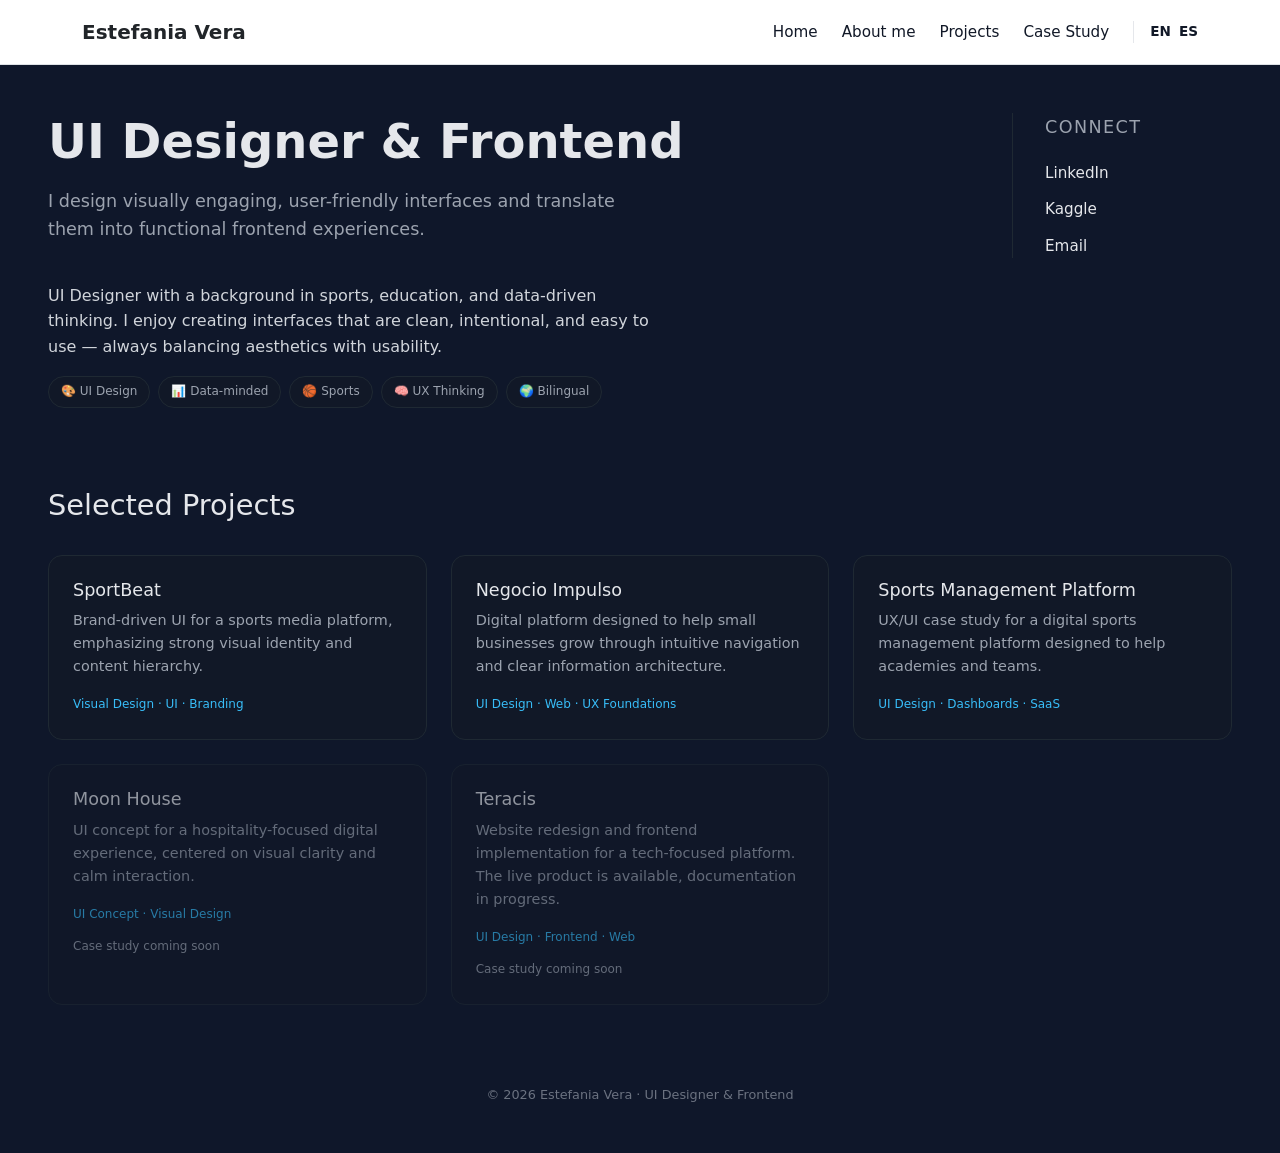
<file: index.html>
<!DOCTYPE html>
<html lang="en">

<head>
    <meta charset="UTF-8" />
    <meta name="viewport" content="width=device-width, initial-scale=1.0" />
    <title>Estefania Vera – UI Designer & Frontend</title>

    <!-- Bootstrap -->
    <link href="https://cdn.jsdelivr.net/npm/bootstrap@5.3.2/dist/css/bootstrap.min.css" rel="stylesheet">

    <!-- Google Font -->
    <link rel="preconnect" href="https://fonts.googleapis.com">

    <!-- Main CSS -->
    <link rel="stylesheet" href="css/main.css">
</head>

<body>

    <!-- HEADER -->
    <header class="border-bottom">
        <div class="container py-3 d-flex justify-content-between align-items-center">

            <!-- Logo / Name -->
            <a href="index.html" class="text-decoration-none fw-bold fs-5 text-dark">
                Estefania Vera
            </a>

            <!-- Navigation -->
            <nav class="main-nav">
                <div class="nav-links">
                    <a href="index.html">Home</a>
                    <a href="about.html">About me</a>
                    <a href="projects.html">Projects</a>
                    <a href="sportbeat.html">Case Study</a>
                </div>

                <div class="lang-switch">
                    <a href="index.html">EN</a>
                    <a href="index-es.html">ES</a>
                </div>
            </nav>


        </div>
    </header>


    <!-- HERO -->
    <section class="hero">
        <div class="hero-layout">
            <div class="hero-content">
                <h1>UI Designer & Frontend</h1>
                <p>
                    I design visually engaging, user-friendly interfaces and translate them into
                    functional frontend experiences.
                </p>
            </div>

            <div class="hero-contact">
                <p class="hero-contact-title">Connect</p>

                <a href="https://www.linkedin.com/in/alma-estefan%C3%ADa-vera-camacho-5382b01bb/" target="_blank">
                    LinkedIn
                </a>

                <a href="https://www.kaggle.com/almavera" target="_blank">
                    Kaggle
                </a>

                <a href="mailto:estefaniaverac20@gmail.com">
                    Email
                </a>
            </div>
        </div>
    </section>

    <!-- ABOUT -->
    <section class="about-mini">
        <p>
            UI Designer with a background in sports, education, and data-driven thinking.
            I enjoy creating interfaces that are clean, intentional, and easy to use —
            always balancing aesthetics with usability.
        </p>

        <div class="about-tags">
            <span>🎨 UI Design</span>
            <span>📊 Data-minded</span>
            <span>🏀 Sports</span>
            <span>🧠 UX Thinking</span>
            <span>🌍 Bilingual</span>
        </div>
    </section>



    <!-- PROJECTS -->
    <section id="projects" class="projects">
        <h2>Selected Projects</h2>

        <div class="projects-grid">

            <!-- SportBeat -->
            <a class="project-card" href="sportbeat.html">
                <h3>SportBeat</h3>
                <p>
                    Brand-driven UI for a sports media platform, emphasizing strong visual identity
                    and content hierarchy.
                </p>
                <span>Visual Design · UI · Branding</span>
            </a>

            <!-- Negocio Impulso -->
            <a class="project-card" href="https://www.figma.com/design/Dj8RUymDPblXV1LtfO9G1j/Negocio-Impulso"
                target="_blank">
                <h4>Negocio Impulso</h4>
                <p>
                    Digital platform designed to help small businesses grow through
                    intuitive navigation and clear information architecture.
                </p>
                <span>UI Design · Web · UX Foundations</span>
            </a>

            <!-- Gestión Deportiva -->
            <a class="project-card" href="https://www.figma.com/design/7rQiUCOyJbBZJ7NyahuJKt/gesti%C3%B3n-deportiva"
                target="_blank">
                <h4>Sports Management Platform</h4>
                <p>
                    UX/UI case study for a digital sports management platform designed to help
                    academies and teams.
                </p>
                <span>UI Design · Dashboards · SaaS</span>
            </a>

            <!-- Moon House -->
            <div class="project-card disabled">
                <h4>Moon House</h4>
                <p>
                    UI concept for a hospitality-focused digital experience,
                    centered on visual clarity and calm interaction.
                </p>
                <span>UI Concept · Visual Design</span>
                <div class="coming-soon">Case study coming soon</div>
            </div>

            <!-- Teracis -->
            <div class="project-card disabled">
                <h4>Teracis</h4>
                <p>
                    Website redesign and frontend implementation for a tech-focused platform.
                    The live product is available, documentation in progress.
                </p>
                <span>UI Design · Frontend · Web</span>
                <div class="coming-soon">Case study coming soon</div>
            </div>

        </div>
    </section>

    <!-- FOOTER -->
    <footer class="footer">
        <p>© 2026 Estefania Vera · UI Designer & Frontend</p>
    </footer>

</body>

</html>
</file>
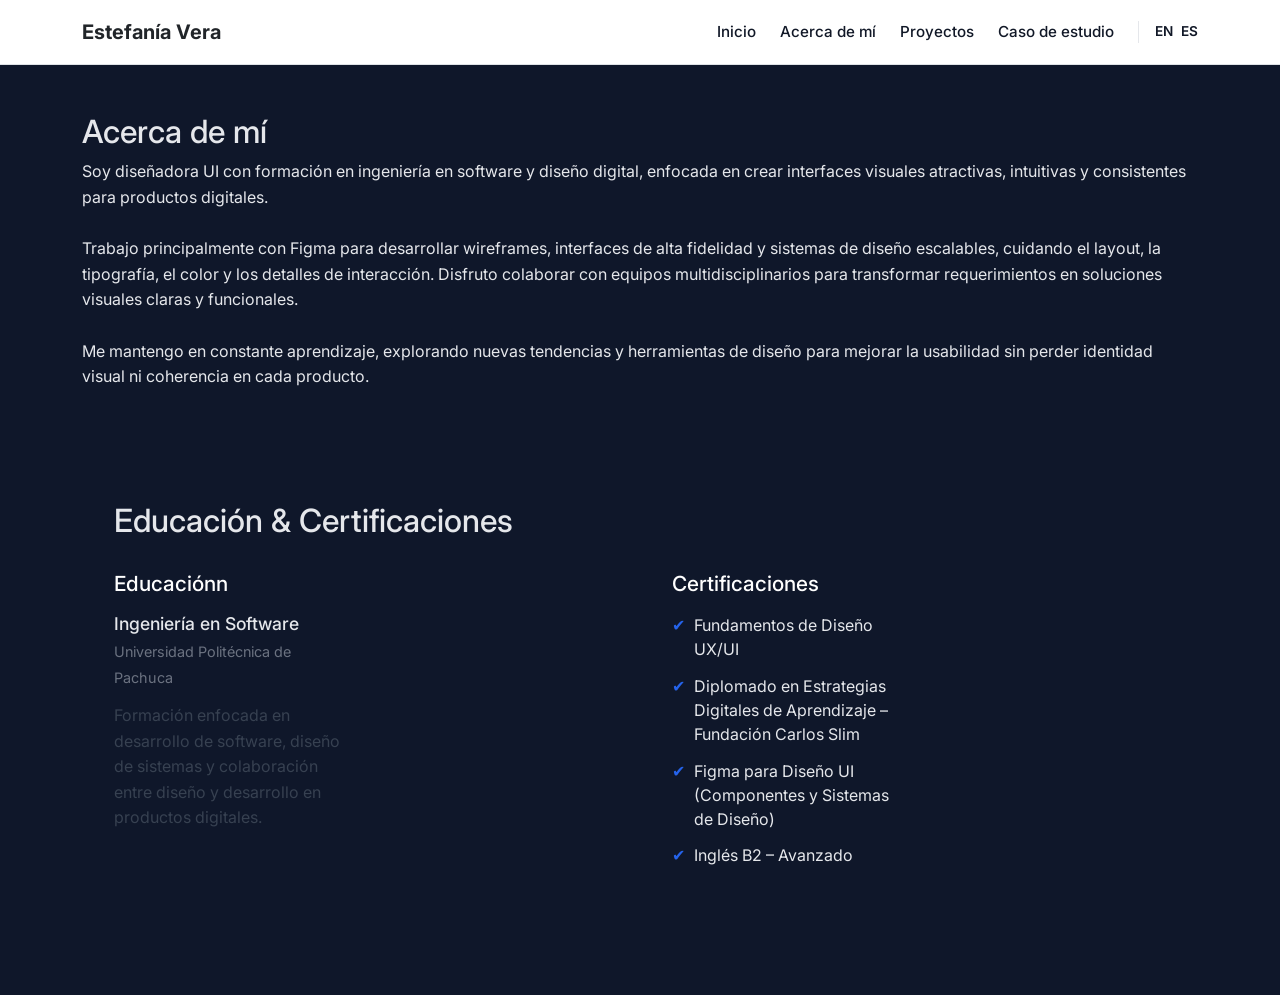
<file: about-es.html>
<!DOCTYPE html>
<html lang="en">

<head>
    <meta charset="UTF-8" />
    <meta name="viewport" content="width=device-width, initial-scale=1.0" />
    <title>About Me | Estefanía Vera</title>

    <!-- Bootstrap -->
    <link href="https://cdn.jsdelivr.net/npm/bootstrap@5.3.2/dist/css/bootstrap.min.css" rel="stylesheet" />

    <!-- Fonts -->
    <link href="https://fonts.googleapis.com/css2?family=Inter:wght@300;400;500;600;700&display=swap" rel="stylesheet">

    <!-- CSS -->
    <link rel="stylesheet" href="css/main.css" />
</head>

<body>
    <header class="border-bottom">
        <div class="container py-3 d-flex justify-content-between align-items-center">

            <!-- Logo / Name -->
            <a href="index.html" class="text-decoration-none fw-bold fs-5 text-dark">
                Estefanía Vera
            </a>

            <!-- Navigation -->
            <nav class="main-nav">
                <div class="nav-links">
                    <a href="index-es.html">Inicio</a>
                    <a href="about-es.html">Acerca de mí</a>
                    <a href="projects-es.html">Proyectos</a>
                    <a href="sportbeat-es.html">Caso de estudio</a>
                </div>

                <div class="lang-switch">
                    <a href="about.html">EN</a>
                    <a href="about-es.html">ES</a>
                </div>
            </nav>

        </div>
    </header>

    <!-- ABOUT SECTION -->
    <section id="about" class="about-section container my-5">
        <h2 class="section-title">Acerca de mí</h2>
        <p class="about-text">
            Soy diseñadora UI con formación en ingeniería en software y diseño digital, enfocada en crear interfaces
            visuales atractivas, intuitivas y consistentes para productos digitales.
            <br /><br />
            Trabajo principalmente con Figma para desarrollar wireframes, interfaces de alta fidelidad y sistemas de
            diseño escalables, cuidando el layout, la tipografía, el color y los detalles de interacción. Disfruto
            colaborar con equipos multidisciplinarios para transformar requerimientos en soluciones visuales claras y
            funcionales.
            <br /><br />
            Me mantengo en constante aprendizaje, explorando nuevas tendencias y herramientas de diseño para mejorar
            la usabilidad sin perder identidad visual ni coherencia en cada producto.
        </p>
    </section>

    <!-- EDUCATION & CERTIFICATIONS -->
    <section id="education" class="education-section container my-5">
        <h2 class="section-title">Educación & Certificaciones</h2>

        <div class="education-container row">

            <!-- EDUCATION -->
            <div class="education-block col-md-6">
                <h3 class="text-white">Educaciónn</h3>
                <div class="edu-item">
                    <h4>Ingeniería en Software</h4>
                    <span>Universidad Politécnica de Pachuca</span>
                    <p>
                        Formación enfocada en desarrollo de software, diseño de sistemas y colaboración entre diseño
                        y desarrollo en productos digitales.
                    </p>
                </div>
            </div>

            <!-- CERTIFICATIONS -->
            <div class="education-block col-md-6">
                <h3 class="text-white">Certificaciones</h3>

                <ul class="cert-list">
                    <li>Fundamentos de Diseño UX/UI</li>
                    <li>Diplomado en Estrategias Digitales de Aprendizaje – Fundación Carlos Slim</li>
                    <li>Figma para Diseño UI (Componentes y Sistemas de Diseño)</li>
                    <li>Inglés B2 – Avanzado</li>
                </ul>
            </div>

        </div>
    </section>

</body>

</html>
</file>
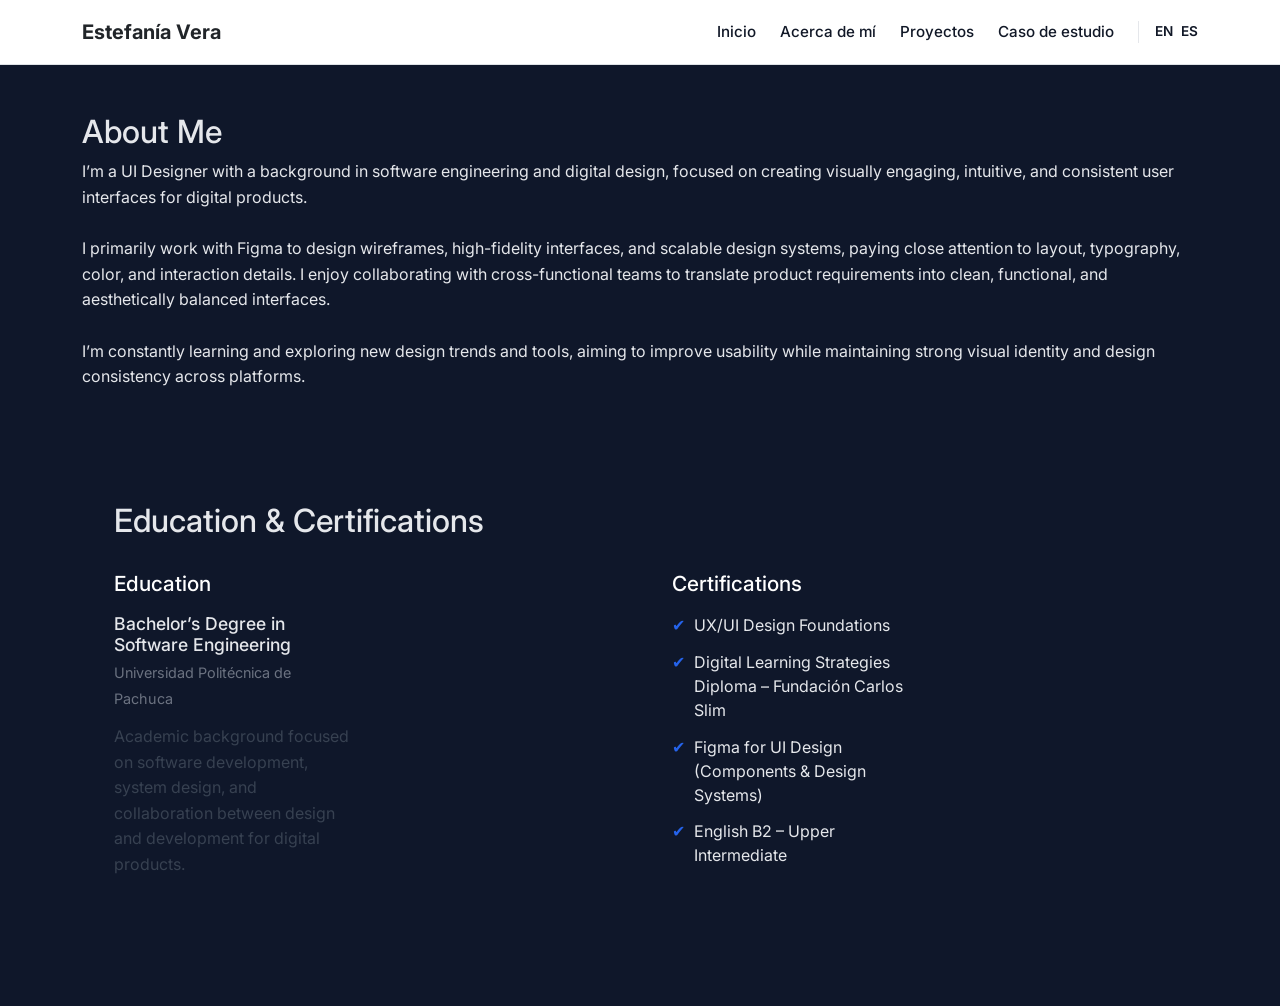
<file: about.html>
<!DOCTYPE html>
<html lang="en">

<head>
    <meta charset="UTF-8" />
    <meta name="viewport" content="width=device-width, initial-scale=1.0" />
    <title>About Me | Estefanía Vera</title>

    <!-- Bootstrap -->
    <link href="https://cdn.jsdelivr.net/npm/bootstrap@5.3.2/dist/css/bootstrap.min.css" rel="stylesheet" />

    <!-- Fonts -->
    <link href="https://fonts.googleapis.com/css2?family=Inter:wght@300;400;500;600;700&display=swap" rel="stylesheet">

    <!-- CSS -->
    <link rel="stylesheet" href="css/main.css" />
</head>

<body>
    <header class="border-bottom">
        <div class="container py-3 d-flex justify-content-between align-items-center">

            <!-- Logo / Name -->
            <a href="index.html" class="text-decoration-none fw-bold fs-5 text-dark">
                Estefanía Vera
            </a>

            <!-- Navigation -->
            <nav class="main-nav">
                <div class="nav-links">
                    <a href="index-es.html">Inicio</a>
                    <a href="about-es.html">Acerca de mí</a>
                    <a href="projects-es.html">Proyectos</a>
                    <a href="sportbeat-es.html">Caso de estudio</a>
                </div>

                <div class="lang-switch">
                    <a href="about.html">EN</a>
                    <a href="about-es.html">ES</a>
                </div>
            </nav>

        </div>
    </header>

    <!-- ABOUT SECTION -->
    <section id="about" class="about-section container my-5">
        <h2 class="section-title">About Me</h2>

        <!-- ENGLISH -->
        <p class="about-text lang-en">
            I’m a UI Designer with a background in software engineering and digital design, focused on creating
            visually engaging, intuitive, and consistent user interfaces for digital products.
            <br /><br />
            I primarily work with Figma to design wireframes, high-fidelity interfaces, and scalable design systems,
            paying close attention to layout, typography, color, and interaction details. I enjoy collaborating with
            cross-functional teams to translate product requirements into clean, functional, and aesthetically
            balanced interfaces.
            <br /><br />
            I’m constantly learning and exploring new design trends and tools, aiming to improve usability while
            maintaining strong visual identity and design consistency across platforms.
        </p>
    </section>

    <!-- EDUCATION & CERTIFICATIONS -->
    <section id="education" class="education-section container my-5">
        <h2 class="section-title">Education & Certifications</h2>

        <div class="education-container row">

            <!-- EDUCATION -->
            <div class="education-block col-md-6">
                <h3 class="text-white">Education</h3>

                <div class="edu-item">
                    <h4>Bachelor’s Degree in Software Engineering</h4>
                    <span>Universidad Politécnica de Pachuca</span>
                    <p>
                        Academic background focused on software development, system design, and collaboration
                        between design and development for digital products.
                    </p>
                </div>
            </div>

            <!-- CERTIFICATIONS -->
            <div class="education-block col-md-6">
                <h3 class="text-white">Certifications</h3>

                <ul class="cert-list">
                    <li>UX/UI Design Foundations</li>
                    <li>Digital Learning Strategies Diploma – Fundación Carlos Slim</li>
                    <li>Figma for UI Design (Components & Design Systems)</li>
                    <li>English B2 – Upper Intermediate</li>
                </ul>
            </div>

        </div>
    </section>

</body>

</html>
</file>
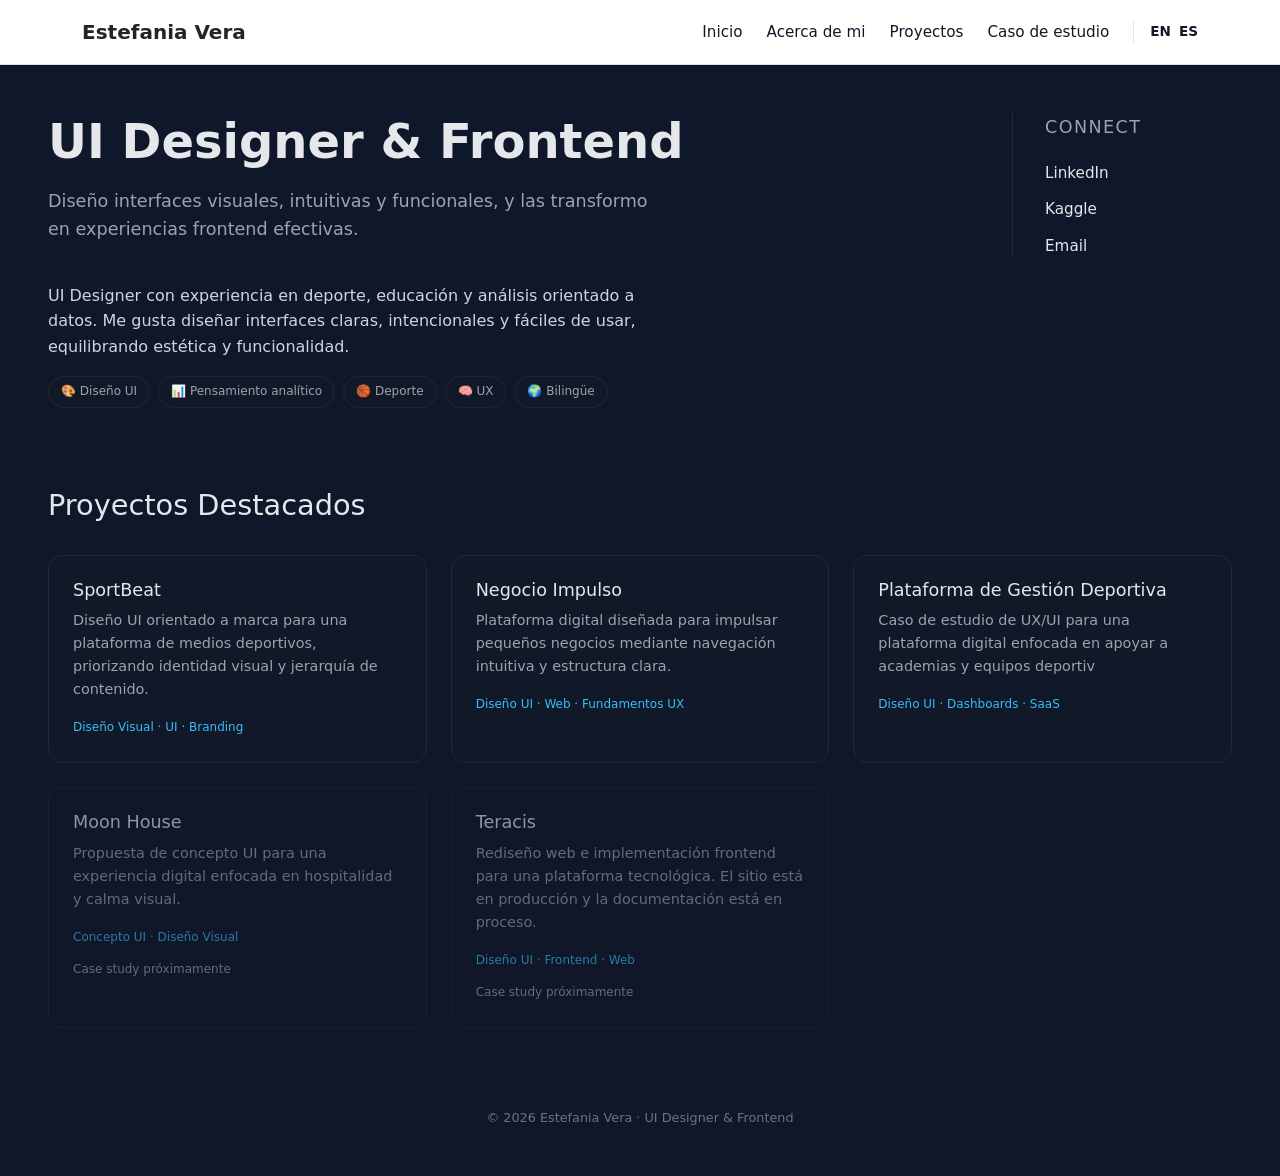
<file: index-es.html>
<!DOCTYPE html>
<html lang="es">

<head>
    <meta charset="UTF-8" />
    <meta name="viewport" content="width=device-width, initial-scale=1.0" />
    <title>Estefania Vera – UI Designer & Frontend</title>

    <!-- Bootstrap -->
    <link href="https://cdn.jsdelivr.net/npm/bootstrap@5.3.2/dist/css/bootstrap.min.css" rel="stylesheet">

    <!-- Google Font -->
    <link rel="preconnect" href="https://fonts.googleapis.com">

    <!-- Main CSS -->
    <link rel="stylesheet" href="css/main.css">
</head>

<body>

    <!-- HEADER -->
    <header class="border-bottom">
        <div class="container py-3 d-flex justify-content-between align-items-center">

            <!-- Logo / Name -->
            <a href="index.html" class="text-decoration-none fw-bold fs-5 text-dark">
                Estefania Vera
            </a>

            <!-- Navigation -->
            <nav class="main-nav">
                <div class="nav-links">
                    <a href="index-es.html">Inicio</a>
                    <a href="about-es.html">Acerca de mi</a>
                    <a href="projects-es.html">Proyectos</a>
                    <a href="sportbeat-es.html">Caso de estudio</a>
                </div>

                <div class="lang-switch">
                    <a href="index.html">EN</a>
                    <a href="index-es.html">ES</a>
                </div>
            </nav>

        </div>
    </header>

    <!-- HERO -->
    <section class="hero">
        <div class="hero-layout">
            <div class="hero-content">
                <h1>UI Designer & Frontend</h1>
                <p>
                    Diseño interfaces visuales, intuitivas y funcionales,
                    y las transformo en experiencias frontend efectivas.
                </p>
            </div>

            <div class="hero-contact">
                <p class="hero-contact-title">Connect</p>

                <a href="https://www.linkedin.com/in/alma-estefan%C3%ADa-vera-camacho-5382b01bb/" target="_blank">
                    LinkedIn
                </a>

                <a href="https://www.kaggle.com/almavera" target="_blank">
                    Kaggle
                </a>

                <a href="mailto:estefaniaverac20@gmail.com">
                    Email
                </a>
            </div>
        </div>
    </section>

    <!-- ABOUT -->
    <section class="about-mini">
        <p>
            UI Designer con experiencia en deporte, educación y análisis orientado a datos.
            Me gusta diseñar interfaces claras, intencionales y fáciles de usar,
            equilibrando estética y funcionalidad.
        </p>

        <div class="about-tags">
            <span>🎨 Diseño UI</span>
            <span>📊 Pensamiento analítico</span>
            <span>🏀 Deporte</span>
            <span>🧠 UX</span>
            <span>🌍 Bilingüe</span>
        </div>
    </section>


    <!-- PROJECTS -->
    <section id="projects" class="projects">
        <h2>Proyectos Destacados</h2>

        <div class="projects-grid">

            <!-- SportBeat -->
            <a class="project-card" href="sportbeat-es.html">
                <h3>SportBeat</h3>
                <p>
                    Diseño UI orientado a marca para una plataforma de medios deportivos,
                    priorizando identidad visual y jerarquía de contenido.
                </p>
                <span>Diseño Visual · UI · Branding</span>
            </a>

            <!-- Negocio Impulso -->
            <a class="project-card" href="https://www.figma.com/design/Dj8RUymDPblXV1LtfO9G1j/Negocio-Impulso"
                target="_blank">
                <h4>Negocio Impulso</h4>
                <p>
                    Plataforma digital diseñada para impulsar pequeños negocios
                    mediante navegación intuitiva y estructura clara.
                </p>
                <span>Diseño UI · Web · Fundamentos UX</span>
            </a>

            <!-- Gestión Deportiva -->
            <a class="project-card" href="https://www.figma.com/design/7rQiUCOyJbBZJ7NyahuJKt/gesti%C3%B3n-deportiva"
                target="_blank">
                <h4>Plataforma de Gestión Deportiva</h4>
                <p>
                    Caso de estudio de UX/UI para una plataforma digital enfocada en apoyar a
                    academias y equipos deportiv
                </p>
                <span>Diseño UI · Dashboards · SaaS</span>
            </a>

            <!-- Moon House -->
            <div class="project-card disabled">
                <h4>Moon House</h4>
                <p>
                    Propuesta de concepto UI para una experiencia digital
                    enfocada en hospitalidad y calma visual.
                </p>
                <span>Concepto UI · Diseño Visual</span>
                <div class="coming-soon">Case study próximamente</div>
            </div>

            <!-- Teracis -->
            <div class="project-card disabled">
                <h4>Teracis</h4>
                <p>
                    Rediseño web e implementación frontend para una plataforma tecnológica.
                    El sitio está en producción y la documentación está en proceso.
                </p>
                <span>Diseño UI · Frontend · Web</span>
                <div class="coming-soon">Case study próximamente</div>
            </div>

        </div>
    </section>

    <!-- FOOTER -->
    <footer class="footer">
        <p>© 2026 Estefania Vera · UI Designer & Frontend</p>
    </footer>


</body>

</html>
</file>
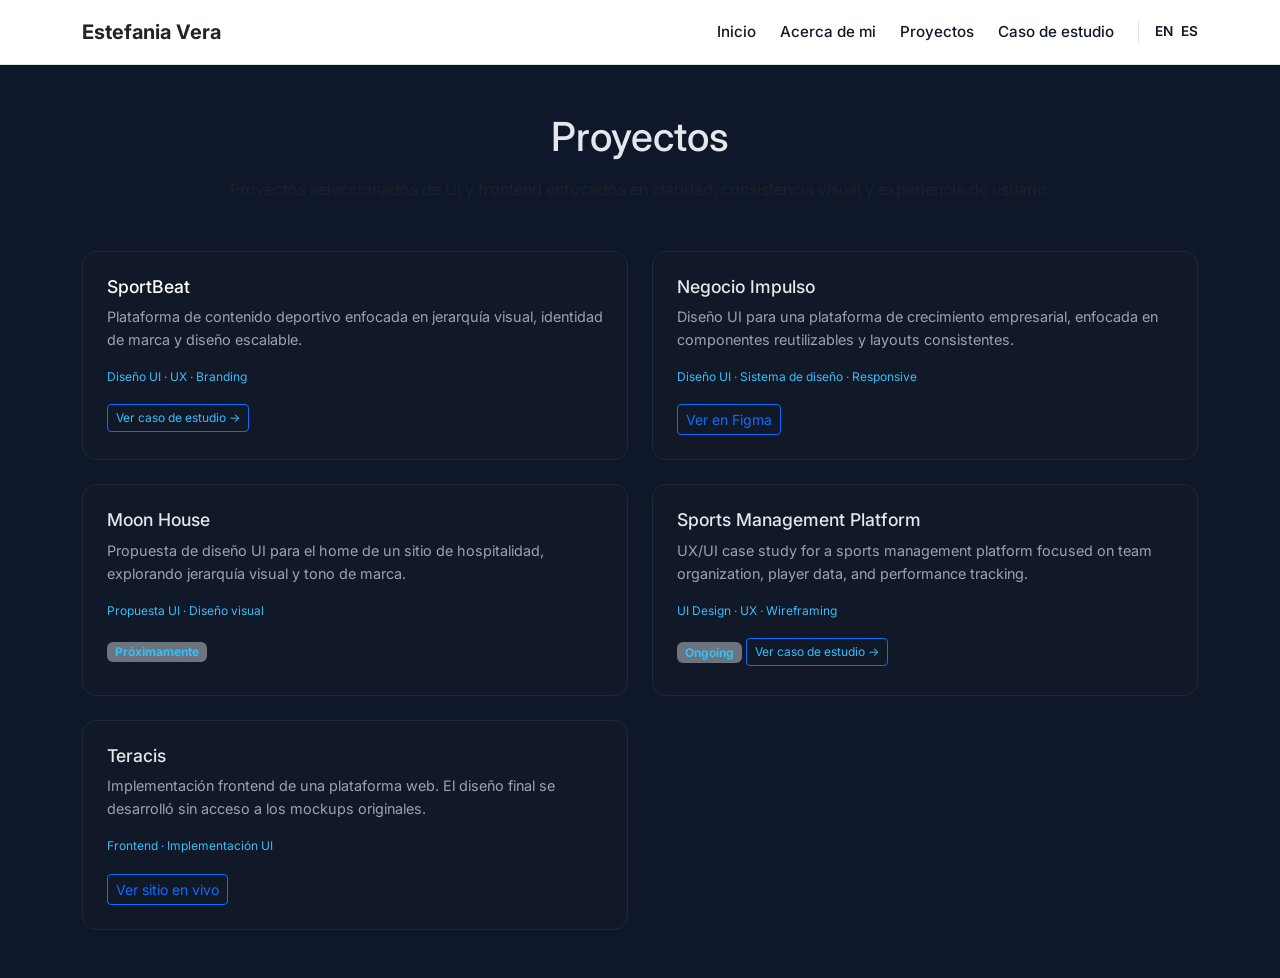
<file: projects-es.html>
<!DOCTYPE html>
<html lang="es">

<head>
    <meta charset="UTF-8" />
    <meta name="viewport" content="width=device-width, initial-scale=1.0" />
    <title>Proyectos | Estefania Vera</title>

    <!-- Bootstrap -->
    <link href="https://cdn.jsdelivr.net/npm/bootstrap@5.3.2/dist/css/bootstrap.min.css" rel="stylesheet">

    <!-- Fonts -->
    <link href="https://fonts.googleapis.com/css2?family=Inter:wght@300;400;500;600;700&display=swap" rel="stylesheet">

    <!-- CSS -->
    <link rel="stylesheet" href="css/main.css">
</head>

<body>

    <!-- HEADER -->
    <header class="border-bottom">
        <div class="container py-3 d-flex justify-content-between align-items-center">

            <!-- Logo / Name -->
            <a href="index.html" class="text-decoration-none fw-bold fs-5 text-dark">
                Estefania Vera
            </a>

            <!-- Navigation -->
            <nav class="main-nav">
                <div class="nav-links">
                    <a href="index-es.html">Inicio</a>
                    <a href="about-es.html">Acerca de mi</a>
                    <a href="projects-es.html">Proyectos</a>
                    <a href="sportbeat-es.html">Caso de estudio</a>
                </div>

                <div class="lang-switch">
                    <a href="projects.html">EN</a>
                    <a href="projects-es.html">ES</a>
                </div>
            </nav>

        </div>
    </header>

    <!-- CONTENT -->
    <section class="py-5">
        <div class="container text-center">
            <h1 class="mb-3">Proyectos</h1>
            <p class="text-muted mb-5">
                Proyectos seleccionados de UI y frontend enfocados en claridad,
                consistencia visual y experiencia de usuario.
            </p>

            <div class="row g-4 text-start">

                <!-- SportBeat -->
                <div class="col-md-6">
                    <a href="sportbeat-es.html" class="text-decoration-none text-white">
                        <div class="project-card h-100">
                            <h3>SportBeat</h3>
                            <p>
                                Plataforma de contenido deportivo enfocada en jerarquía visual,
                                identidad de marca y diseño escalable.
                            </p>
                            <span>Diseño UI · UX · Branding</span>

                            <div class="mt-3">
                                <span class="btn btn-sm btn-outline-primary">
                                    Ver caso de estudio →
                                </span>
                            </div>
                        </div>
                    </a>
                </div>

                <!-- Negocio Impulso -->
                <div class="col-md-6">
                    <div class="project-card h-100">
                        <h3>Negocio Impulso</h3>
                        <p>
                            Diseño UI para una plataforma de crecimiento empresarial,
                            enfocada en componentes reutilizables y layouts consistentes.
                        </p>
                        <span>Diseño UI · Sistema de diseño · Responsive</span>

                        <div class="mt-3">
                            <a href="https://www.figma.com/design/Dj8RUymDPblXV1LtfO9G1j/Negocio-Impulso"
                                target="_blank" class="btn btn-sm btn-outline-primary">
                                Ver en Figma
                            </a>
                        </div>
                    </div>
                </div>

                <!-- Moon House -->
                <div class="col-md-6">
                    <div class="project-card h-100">
                        <h3>Moon House</h3>
                        <p>
                            Propuesta de diseño UI para el home de un sitio de hospitalidad,
                            explorando jerarquía visual y tono de marca.
                        </p>
                        <span>Propuesta UI · Diseño visual</span>

                        <div class="mt-3">
                            <span class="badge bg-secondary">Próximamente</span>
                        </div>
                    </div>
                </div>

                <!-- SportBeat: Gestión deportiva -->
                <div class="col-md-6">
                    <div class="project-card h-100">
                        <h3>Sports Management Platform</h3>
                        <p>
                            UX/UI case study for a sports management platform focused on team organization,
                            player data, and performance tracking.
                        </p>
                        <span>UI Design · UX · Wireframing</span>

                        <div class="mt-3">
                            <span class="badge bg-secondary mb-2">Ongoing</span>
                            <span class="btn btn-sm btn-outline-primary">
                                Ver caso de estudio →
                            </span>
                        </div>
                    </div>
                </div>

                <!-- Teracis -->
                <div class="col-md-6">
                    <div class="project-card h-100">
                        <h3>Teracis</h3>
                        <p>
                            Implementación frontend de una plataforma web.
                            El diseño final se desarrolló sin acceso a los mockups originales.
                        </p>
                        <span>Frontend · Implementación UI</span>

                        <div class="mt-3">
                            <a href="https://teracis.replit.app/" target="_blank"
                                class="btn btn-sm btn-outline-primary">
                                Ver sitio en vivo
                            </a>
                        </div>
                    </div>
                </div>

            </div>
        </div>
    </section>

</body>

</html>
</file>
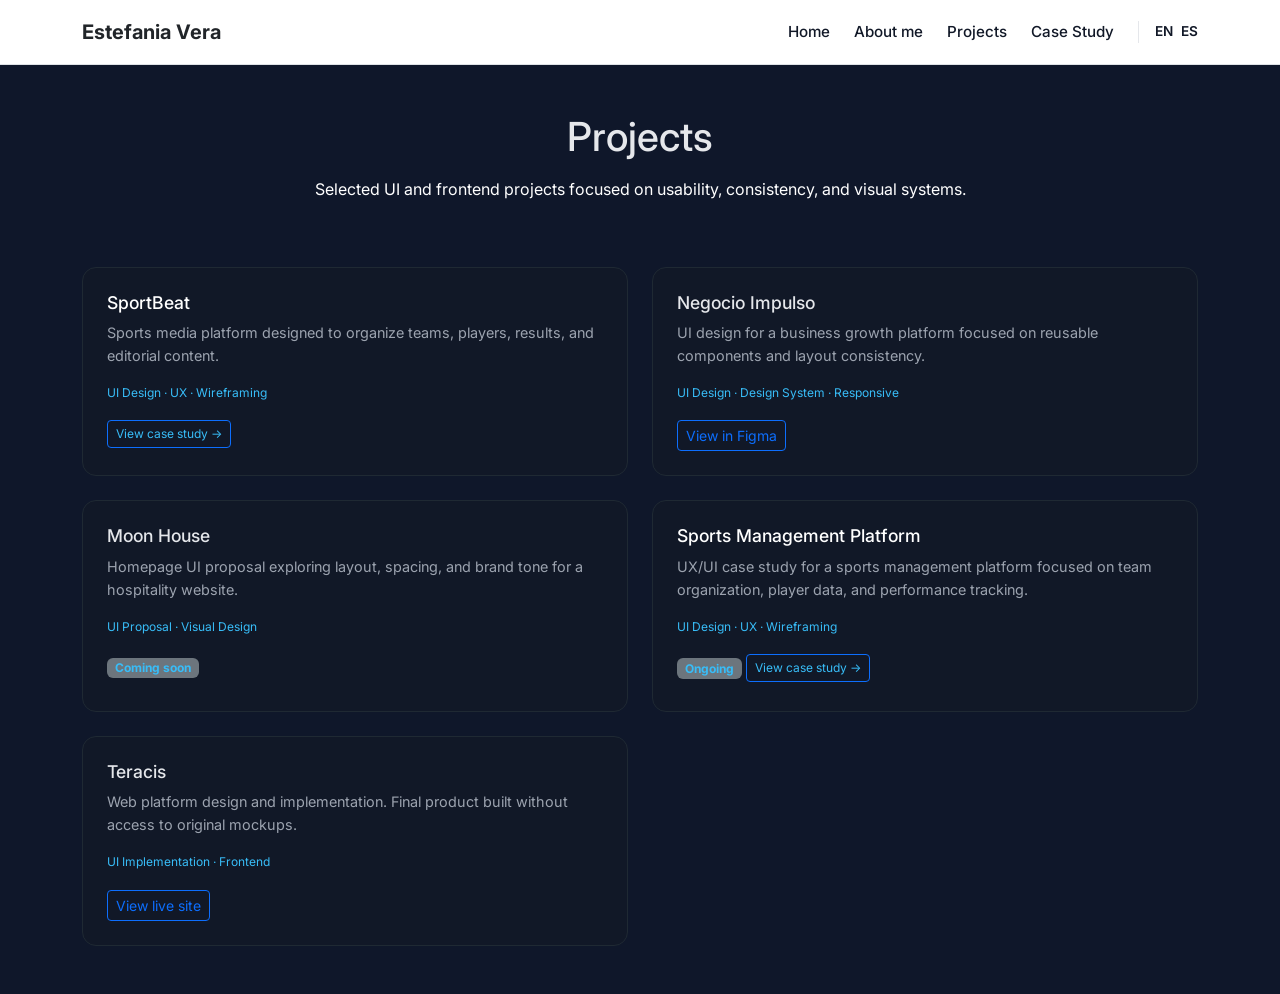
<file: projects.html>
<!DOCTYPE html>
<html lang="en">

<head>
    <meta charset="UTF-8" />
    <meta name="viewport" content="width=device-width, initial-scale=1.0" />
    <title>Projects | Estefania Vera</title>

    <!-- Bootstrap -->
    <link href="https://cdn.jsdelivr.net/npm/bootstrap@5.3.2/dist/css/bootstrap.min.css" rel="stylesheet">

    <!-- Fonts -->
    <link href="https://fonts.googleapis.com/css2?family=Inter:wght@300;400;500;600;700&display=swap" rel="stylesheet">

    <!-- CSS -->
    <link rel="stylesheet" href="css/main.css">
</head>

<body>

    <!-- Header -->
    <header class="border-bottom">
        <div class="container py-3 d-flex justify-content-between align-items-center">

            <!-- Logo / Name -->
            <a href="index.html" class="text-decoration-none fw-bold fs-5 text-dark">
                Estefania Vera
            </a>

            <!-- Navigation -->
            <nav class="main-nav">
                <div class="nav-links">
                    <a href="index.html">Home</a>
                    <a href="about.html">About me</a>
                    <a href="projects.html">Projects</a>
                    <a href="sportbeat.html">Case Study</a>
                </div>

                <div class="lang-switch">
                    <a href="projects.html">EN</a>
                    <a href="projects-es.html">ES</a>
                </div>
            </nav>

        </div>
    </header>

    <!-- Intro -->
    <section class="container py-5 text-center">
        <h1 class="mb-3">Projects</h1>
        <p class="text-white">
            Selected UI and frontend projects focused on usability,
            consistency, and visual systems.
        </p>
    </section>

    <!-- Projects Grid -->
    <section class="container pb-5">
        <div class="row g-4">

            <!-- SportBeat -->
            <div class="col-md-6">
                <a href="sportbeat.html" class="text-decoration-none text-white">
                    <div class="project-card h-100">
                        <h3>SportBeat</h3>
                        <p>
                            Sports media platform designed to organize teams,
                            players, results, and editorial content.
                        </p>
                        <span>UI Design · UX · Wireframing</span>

                        <div class="mt-3">
                            <span class="btn btn-sm btn-outline-primary">
                                View case study →
                            </span>
                        </div>
                    </div>
                </a>
            </div>

            <!-- Negocio Impulso -->
            <div class="col-md-6">
                <div class="project-card h-100">
                    <h3>Negocio Impulso</h3>
                    <p>
                        UI design for a business growth platform focused on
                        reusable components and layout consistency.
                    </p>
                    <span>UI Design · Design System · Responsive</span>

                    <div class="mt-3">
                        <a href="https://www.figma.com/design/Dj8RUymDPblXV1LtfO9G1j/Negocio-Impulso" target="_blank"
                            class="btn btn-sm btn-outline-primary">
                            View in Figma
                        </a>
                    </div>
                </div>
            </div>

            <!-- Moon House -->
            <div class="col-md-6">
                <div class="project-card h-100">
                    <h3>Moon House</h3>
                    <p>
                        Homepage UI proposal exploring layout, spacing,
                        and brand tone for a hospitality website.
                    </p>
                    <span>UI Proposal · Visual Design</span>

                    <div class="mt-3">
                        <span class="badge bg-secondary">Coming soon</span>
                    </div>
                </div>
            </div>

            <!-- SportBeat: Gestión deportiva -->
            <div class="col-md-6">
                <a href="sport-mng.html" class="text-decoration-none text-white">
                    <div class="project-card h-100">
                        <h3>Sports Management Platform</h3>
                        <p>
                            UX/UI case study for a sports management platform focused on team organization,
                            player data, and performance tracking.
                        </p>
                        <span>UI Design · UX · Wireframing</span>

                        <div class="mt-3">
                            <span class="badge bg-secondary mb-2">Ongoing</span>
                            <span class="btn btn-sm btn-outline-primary">
                                View case study →
                            </span>
                        </div>
                    </div>
                </a>
            </div>

            <!-- Teracis -->
            <div class="col-md-6">
                <div class="project-card h-100">
                    <h3>Teracis</h3>
                    <p>
                        Web platform design and implementation. Final product
                        built without access to original mockups.
                    </p>
                    <span>UI Implementation · Frontend</span>

                    <div class="mt-3">
                        <a href="https://teracis.replit.app/" target="_blank" class="btn btn-sm btn-outline-primary">
                            View live site
                        </a>
                    </div>
                </div>
            </div>

        </div>
    </section>

</body>

</html>
</file>
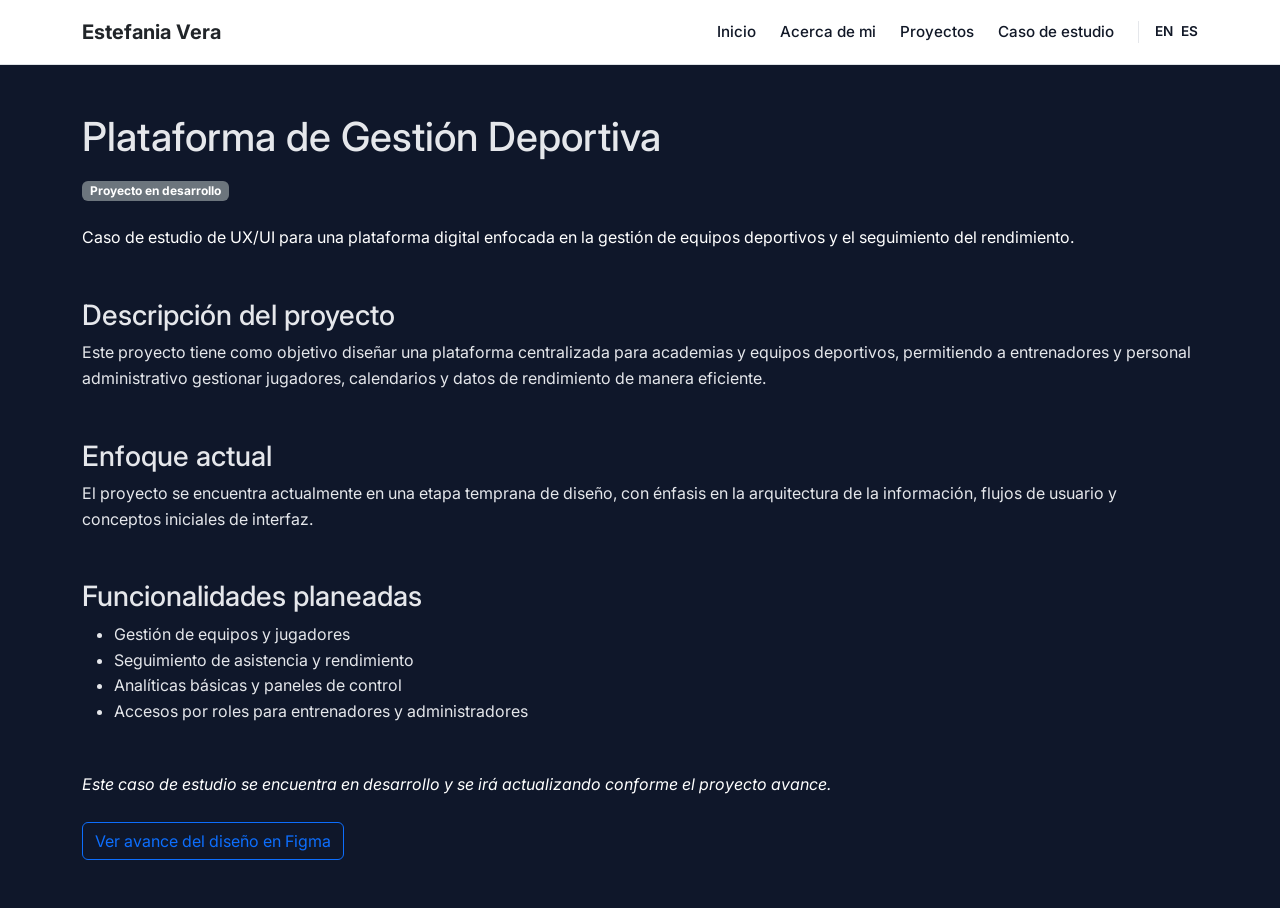
<file: sport-mng-es.html>
<!DOCTYPE html>
<html lang="es">

<head>
    <meta charset="UTF-8" />
    <meta name="viewport" content="width=device-width, initial-scale=1.0" />
    <title>Plataforma de Gestión Deportiva</title>

    <link href="https://cdn.jsdelivr.net/npm/bootstrap@5.3.2/dist/css/bootstrap.min.css" rel="stylesheet" />
    <link href="https://fonts.googleapis.com/css2?family=Inter:wght@300;400;500;600;700&display=swap" rel="stylesheet">
    <link rel="stylesheet" href="css/main.css" />
</head>

<body>

    <header class="border-bottom">
        <div class="container py-3 d-flex justify-content-between align-items-center">

            <!-- Logo / Name -->
            <a href="index-es.html" class="text-decoration-none fw-bold fs-5 text-dark">
                Estefania Vera
            </a>

            <!-- Navigation -->
            <nav class="main-nav">
                <div class="nav-links">
                    <a href="index-es.html">Inicio</a>
                    <a href="about-es.html">Acerca de mi</a>
                    <a href="projects-es.html">Proyectos</a>
                    <a href="sportbeat-es.html">Caso de estudio</a>
                </div>

                <div class="lang-switch">
                    <a href="sport-mng.html">EN</a>
                    <a href="aport-mng-es.html">ES</a>
                </div>
            </nav>

        </div>
    </header>

    <section class="py-5">
        <div class="container">

            <h1 class="mb-3">Plataforma de Gestión Deportiva</h1>
            <span class="badge bg-secondary mb-4">Proyecto en desarrollo</span>

            <p class="mb-5 text-white">
                Caso de estudio de UX/UI para una plataforma digital enfocada en la
                gestión de equipos deportivos y el seguimiento del rendimiento.
            </p>

            <div class="mb-5">
                <h3>Descripción del proyecto</h3>
                <p>
                    Este proyecto tiene como objetivo diseñar una plataforma centralizada
                    para academias y equipos deportivos, permitiendo a entrenadores y personal
                    administrativo gestionar jugadores, calendarios y datos de rendimiento
                    de manera eficiente.
                </p>
            </div>

            <div class="mb-5">
                <h3>Enfoque actual</h3>
                <p>
                    El proyecto se encuentra actualmente en una etapa temprana de diseño,
                    con énfasis en la arquitectura de la información, flujos de usuario
                    y conceptos iniciales de interfaz.
                </p>
            </div>

            <div class="mb-5">
                <h3>Funcionalidades planeadas</h3>
                <ul>
                    <li>Gestión de equipos y jugadores</li>
                    <li>Seguimiento de asistencia y rendimiento</li>
                    <li>Analíticas básicas y paneles de control</li>
                    <li>Accesos por roles para entrenadores y administradores</li>
                </ul>
            </div>

            <p class="fst-italic text-white">
                Este caso de estudio se encuentra en desarrollo y se irá actualizando
                conforme el proyecto avance.
            </p>

            <div class="mt-4">
                <a href="https://www.figma.com/design/7rQiUCOyJbBZJ7NyahuJKt/gesti%C3%B3n-deportiva?node-id=1-3&t=2Ma8iI3pChrWyWP3-1"
                    target="_blank" class="btn btn-outline-primary">
                    Ver avance del diseño en Figma
                </a>
            </div>

        </div>
    </section>

</body>

</html>
</file>
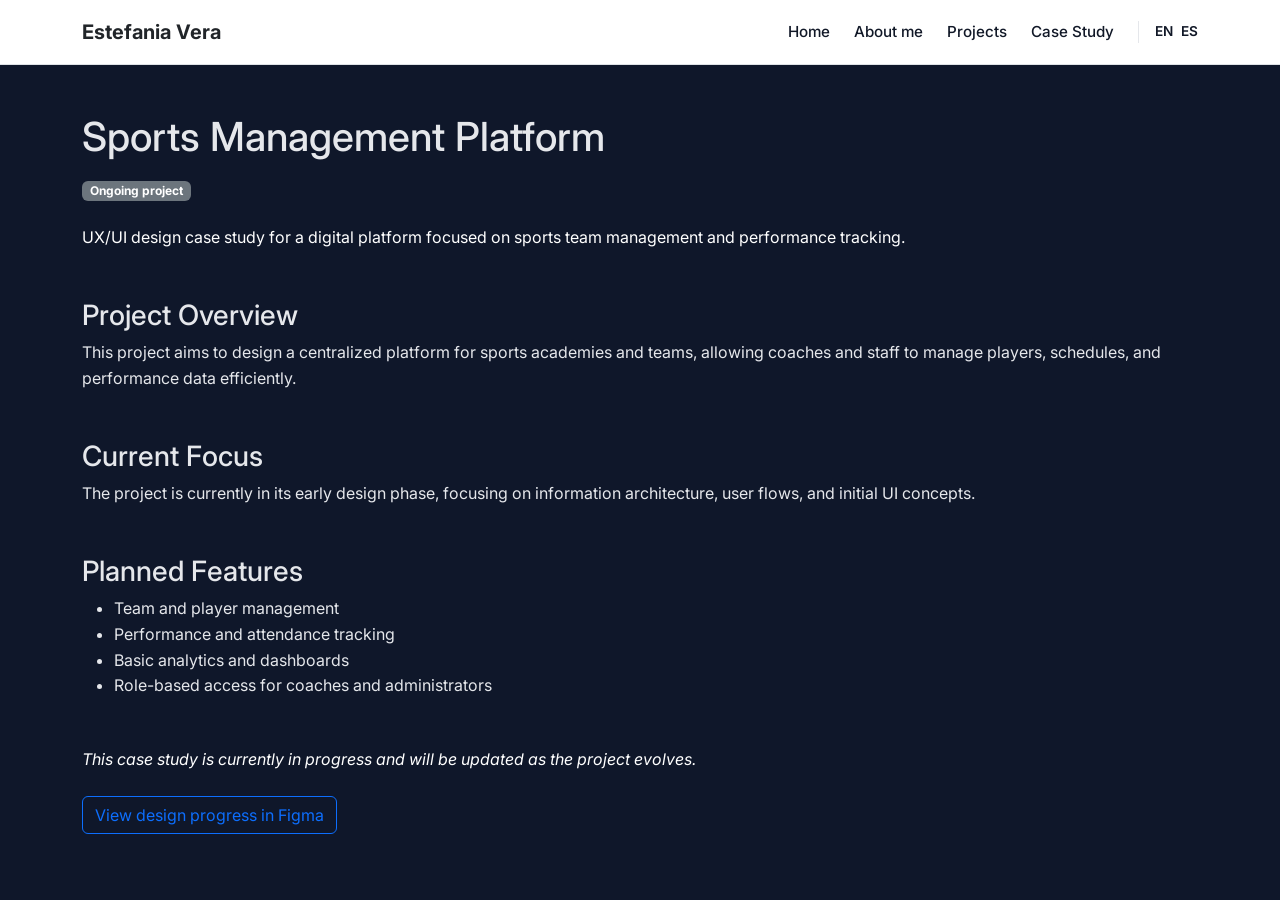
<file: sport-mng.html>
<!DOCTYPE html>
<html lang="en">

<head>
    <meta charset="UTF-8" />
    <meta name="viewport" content="width=device-width, initial-scale=1.0" />
    <title>SportBeat Case Study</title>

    <link href="https://cdn.jsdelivr.net/npm/bootstrap@5.3.2/dist/css/bootstrap.min.css" rel="stylesheet" />
    <link href="https://fonts.googleapis.com/css2?family=Inter:wght@300;400;500;600;700&display=swap" rel="stylesheet">
    <link rel="stylesheet" href="css/main.css" />
</head>

<body>

    <header class="border-bottom">
        <div class="container py-3 d-flex justify-content-between align-items-center">

            <!-- Logo / Name -->
            <a href="index.html" class="text-decoration-none fw-bold fs-5 text-dark">
                Estefania Vera
            </a>

            <!-- Navigation -->
            <nav class="main-nav">
                <div class="nav-links">
                    <a href="index.html">Home</a>
                    <a href="about.html">About me</a>
                    <a href="projects.html">Projects</a>
                    <a href="sportbeat.html">Case Study</a>
                </div>

                <div class="lang-switch">
                    <a href="sport-mng.html">EN</a>
                    <a href="sport-mng-es.html">ES</a>
                </div>
            </nav>

        </div>
    </header>

    <section class="py-5">
        <div class="container">

            <h1 class="mb-3">Sports Management Platform</h1>
            <span class="badge bg-secondary mb-4">Ongoing project</span>

            <p class="mb-5 text-white">
                UX/UI design case study for a digital platform focused on sports team management
                and performance tracking.
            </p>

            <div class="mb-5">
                <h3>Project Overview</h3>
                <p>
                    This project aims to design a centralized platform for sports academies and teams,
                    allowing coaches and staff to manage players, schedules, and performance data
                    efficiently.
                </p>
            </div>

            <div class="mb-5">
                <h3>Current Focus</h3>
                <p>
                    The project is currently in its early design phase, focusing on information
                    architecture, user flows, and initial UI concepts.
                </p>
            </div>

            <div class="mb-5">
                <h3>Planned Features</h3>
                <ul>
                    <li>Team and player management</li>
                    <li>Performance and attendance tracking</li>
                    <li>Basic analytics and dashboards</li>
                    <li>Role-based access for coaches and administrators</li>
                </ul>
            </div>

            <p class="fst-italic text-white">
                This case study is currently in progress and will be updated as the project evolves.
            </p>

            <div class="mt-4">
                <a href="https://www.figma.com/design/7rQiUCOyJbBZJ7NyahuJKt/gesti%C3%B3n-deportiva?node-id=1-3&t=2Ma8iI3pChrWyWP3-1"
                    target="_blank" class="btn btn-outline-primary">
                    View design progress in Figma
                </a>
            </div>


        </div>
    </section>

</body>

</html>
</file>
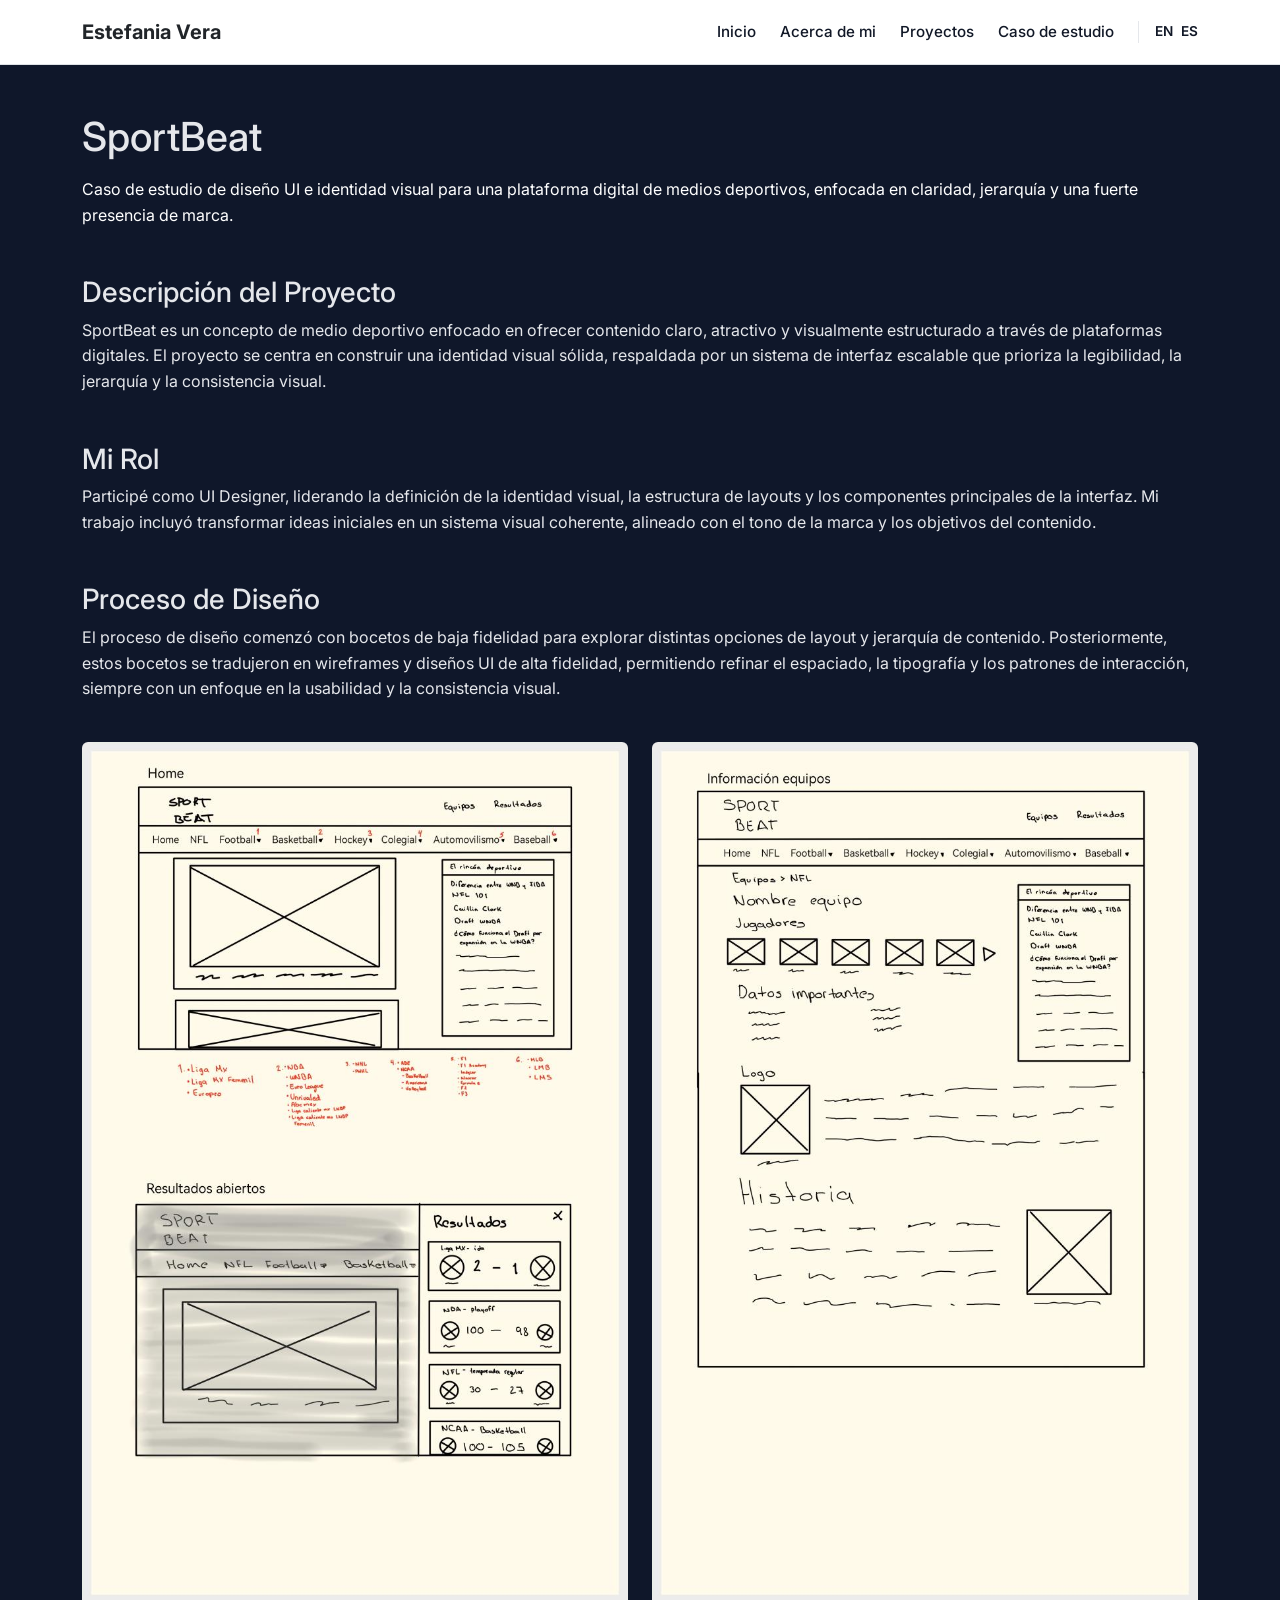
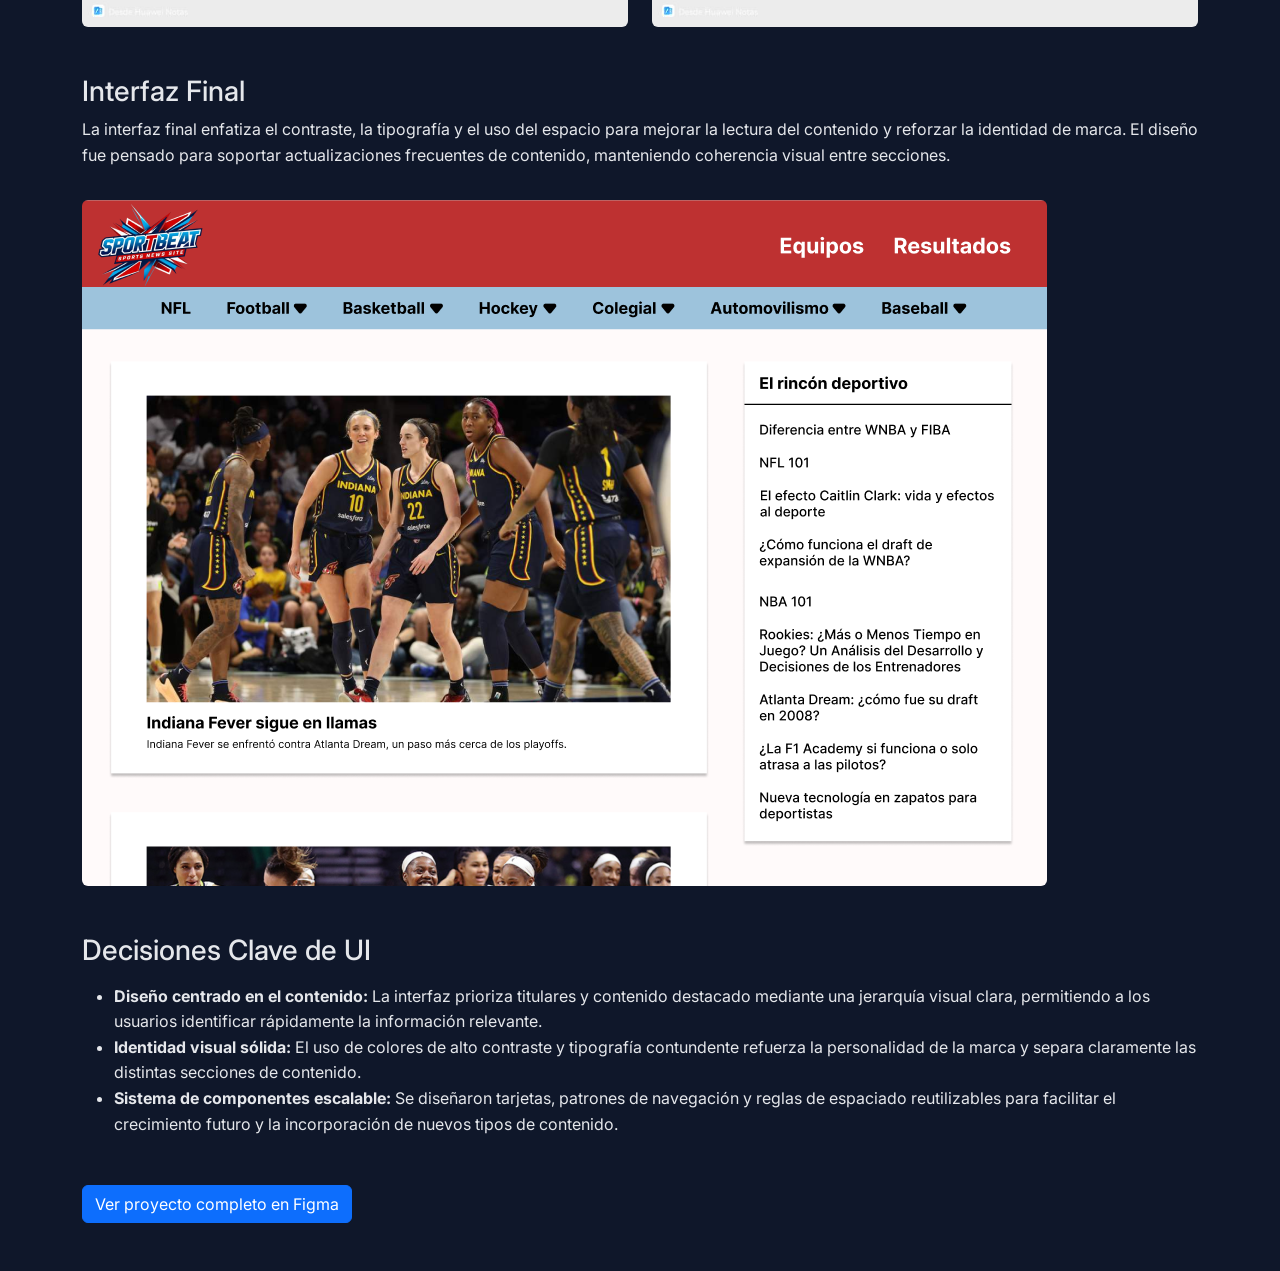
<file: sportbeat-es.html>
<!DOCTYPE html>
<html lang="es">

<head>
    <meta charset="UTF-8" />
    <meta name="viewport" content="width=device-width, initial-scale=1.0" />
    <title>SportBeat | Caso de Estudio</title>

    <!-- Bootstrap -->
    <link href="https://cdn.jsdelivr.net/npm/bootstrap@5.3.2/dist/css/bootstrap.min.css" rel="stylesheet" />

    <!-- Fonts -->
    <link href="https://fonts.googleapis.com/css2?family=Inter:wght@300;400;500;600;700&display=swap" rel="stylesheet">

    <!-- CSS -->
    <link rel="stylesheet" href="css/main.css" />
</head>

<body>

    <!-- HEADER -->
    <header class="border-bottom">
        <div class="container py-3 d-flex justify-content-between align-items-center">

            <!-- Logo / Home -->
            <a href="index-es.html" class="text-decoration-none fw-bold fs-5 text-dark">
                Estefania Vera
            </a>

            <!-- Navigation -->
            <nav class="main-nav">
                <div class="nav-links">
                    <a href="index-es.html">Inicio</a>
                    <a href="about-es.html">Acerca de mi</a>
                    <a href="projects-es.html">Proyectos</a>
                    <a href="sportbeat-es.html">Caso de estudio</a>
                </div>

                <div class="lang-switch">
                    <a href="sport-mng.html">EN</a>
                    <a href="sport-mng-es.html">ES</a>
                </div>
            </nav>

        </div>
    </header>

    <!-- CONTENT -->
    <section class="py-5">
        <div class="container">

            <!-- HERO -->
            <h1 class="mb-3">SportBeat</h1>
            <p class="mb-5 text-white">
                Caso de estudio de diseño UI e identidad visual para una plataforma digital de
                medios deportivos, enfocada en claridad, jerarquía y una fuerte presencia de marca.
            </p>

            <!-- OVERVIEW -->
            <div class="mb-5">
                <h3>Descripción del Proyecto</h3>
                <p>
                    SportBeat es un concepto de medio deportivo enfocado en ofrecer contenido claro,
                    atractivo y visualmente estructurado a través de plataformas digitales.
                    El proyecto se centra en construir una identidad visual sólida, respaldada por
                    un sistema de interfaz escalable que prioriza la legibilidad, la jerarquía
                    y la consistencia visual.
                </p>
            </div>

            <!-- ROLE -->
            <div class="mb-5">
                <h3>Mi Rol</h3>
                <p>
                    Participé como UI Designer, liderando la definición de la identidad visual,
                    la estructura de layouts y los componentes principales de la interfaz.
                    Mi trabajo incluyó transformar ideas iniciales en un sistema visual coherente,
                    alineado con el tono de la marca y los objetivos del contenido.
                </p>
            </div>

            <!-- PROCESS -->
            <div class="mb-5">
                <h3>Proceso de Diseño</h3>
                <p>
                    El proceso de diseño comenzó con bocetos de baja fidelidad para explorar
                    distintas opciones de layout y jerarquía de contenido.
                    Posteriormente, estos bocetos se tradujeron en wireframes y diseños UI de alta
                    fidelidad, permitiendo refinar el espaciado, la tipografía y los patrones de
                    interacción, siempre con un enfoque en la usabilidad y la consistencia visual.
                </p>

                <div class="row g-4 mt-3">
                    <div class="col-md-6">
                        <img src="assets/images/sportbeat/1.jpg" class="img-fluid rounded"
                            alt="Bocetos iniciales de SportBeat">
                    </div>
                    <div class="col-md-6">
                        <img src="assets/images/sportbeat/2.jpg" class="img-fluid rounded"
                            alt="Wireframes de SportBeat">
                    </div>
                </div>
            </div>

            <!-- FINAL UI -->
            <div class="mb-5">
                <h3>Interfaz Final</h3>
                <p>
                    La interfaz final enfatiza el contraste, la tipografía y el uso del espacio
                    para mejorar la lectura del contenido y reforzar la identidad de marca.
                    El diseño fue pensado para soportar actualizaciones frecuentes de contenido,
                    manteniendo coherencia visual entre secciones.
                </p>

                <img src="assets/images/sportbeat/image.png" class="img-fluid rounded mt-3"
                    alt="Interfaz final de SportBeat">
            </div>

            <!-- KEY DECISIONS -->
            <div class="mb-5">
                <h3>Decisiones Clave de UI</h3>

                <ul class="mt-3">
                    <li>
                        <strong>Diseño centrado en el contenido:</strong>
                        La interfaz prioriza titulares y contenido destacado mediante
                        una jerarquía visual clara, permitiendo a los usuarios identificar
                        rápidamente la información relevante.
                    </li>

                    <li>
                        <strong>Identidad visual sólida:</strong>
                        El uso de colores de alto contraste y tipografía contundente refuerza
                        la personalidad de la marca y separa claramente las distintas secciones
                        de contenido.
                    </li>

                    <li>
                        <strong>Sistema de componentes escalable:</strong>
                        Se diseñaron tarjetas, patrones de navegación y reglas de espaciado
                        reutilizables para facilitar el crecimiento futuro y la incorporación
                        de nuevos tipos de contenido.
                    </li>
                </ul>
            </div>

            <!-- FIGMA -->
            <div>
                <a href="https://www.figma.com/design/ezllgWjM1O5I7BprlPX9a6/SportBeat" target="_blank"
                    class="btn btn-primary">
                    Ver proyecto completo en Figma
                </a>
            </div>

        </div>
    </section>

</body>

</html>
</file>
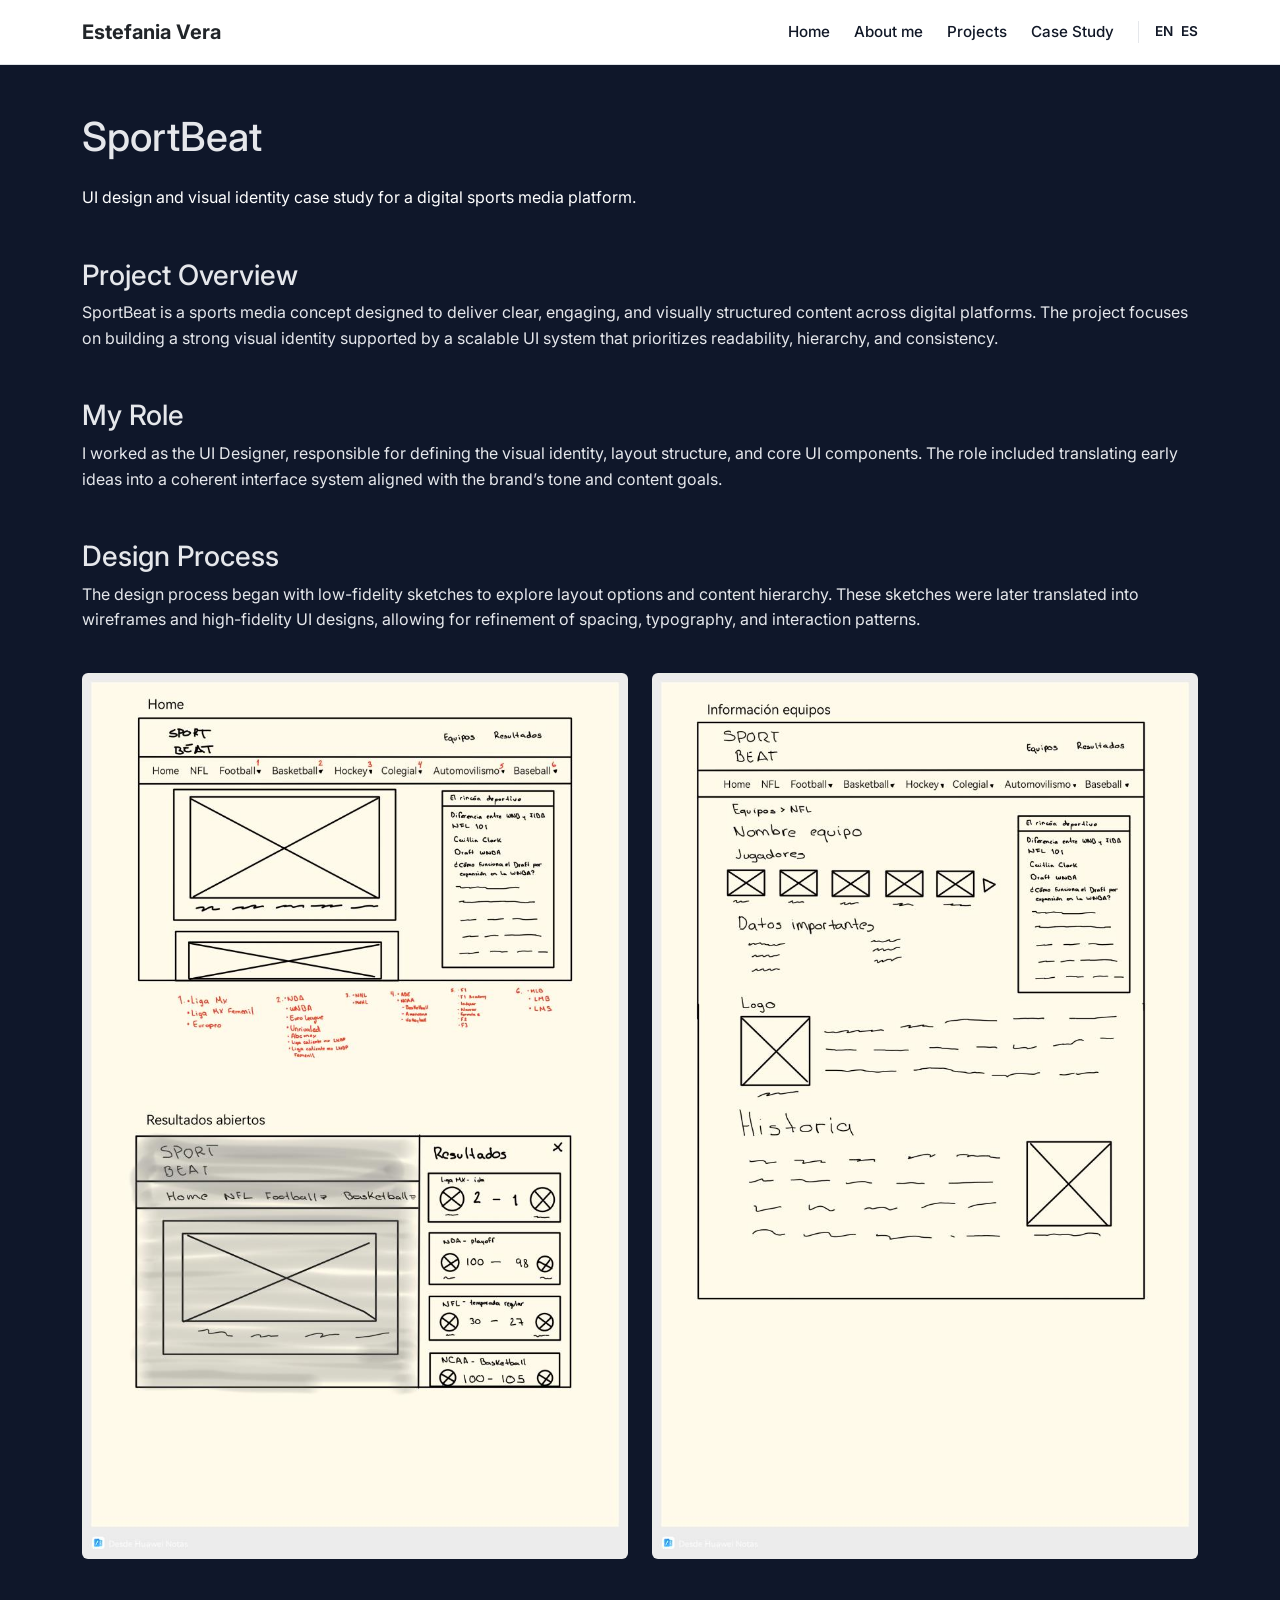
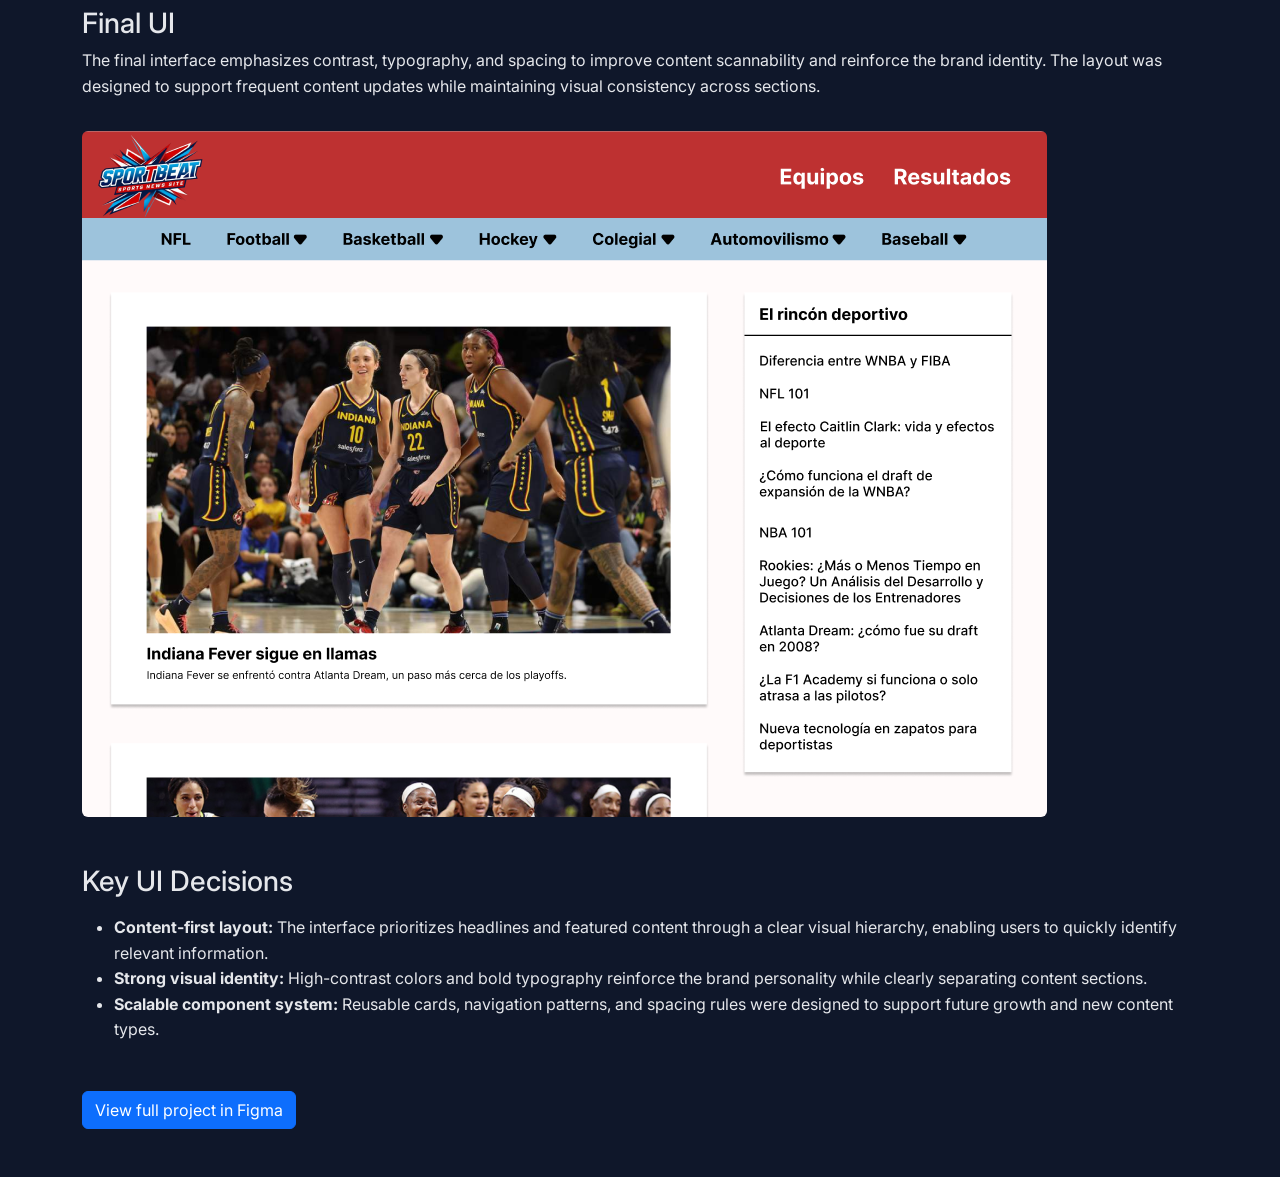
<file: sportbeat.html>
<!DOCTYPE html>
<html lang="en">

<head>
    <meta charset="UTF-8" />
    <meta name="viewport" content="width=device-width, initial-scale=1.0" />
    <title>SportBeat Case Study</title>

    <link href="https://cdn.jsdelivr.net/npm/bootstrap@5.3.2/dist/css/bootstrap.min.css" rel="stylesheet" />
    <link href="https://fonts.googleapis.com/css2?family=Inter:wght@300;400;500;600;700&display=swap" rel="stylesheet">
    <link rel="stylesheet" href="css/main.css" />
</head>

<body>

    <header class="border-bottom">
        <div class="container py-3 d-flex justify-content-between align-items-center">

            <!-- Logo / Name -->
            <a href="index.html" class="text-decoration-none fw-bold fs-5 text-dark">
                Estefania Vera
            </a>

            <!-- Navigation -->
            <nav class="main-nav">
                <div class="nav-links">
                    <a href="index.html">Home</a>
                    <a href="about.html">About me</a>
                    <a href="projects.html">Projects</a>
                    <a href="sportbeat.html">Case Study</a>
                </div>

                <div class="lang-switch">
                    <a href="sportbeat.html">EN</a>
                    <a href="sportbeat-es.html">ES</a>
                </div>
            </nav>

        </div>
    </header>

    <section class="py-5">
        <div class="container">

            <h1 class="mb-4">SportBeat</h1>
            <p class="mb-5 text-white">
                UI design and visual identity case study for a digital sports media platform.
            </p>

            <!-- Overview -->
            <div class="mb-5">
                <h3>Project Overview</h3>
                <p>
                    SportBeat is a sports media concept designed to deliver clear, engaging,
                    and visually structured content across digital platforms.
                    The project focuses on building a strong visual identity supported by a
                    scalable UI system that prioritizes readability, hierarchy, and consistency.
                </p>
            </div>

            <!-- Role -->
            <div class="mb-5">
                <h3>My Role</h3>
                <p>
                    I worked as the UI Designer, responsible for defining the visual identity,
                    layout structure, and core UI components.
                    The role included translating early ideas into a coherent interface system
                    aligned with the brand’s tone and content goals.
                </p>
            </div>

            <!-- Process -->
            <div class="mb-5">
                <h3>Design Process</h3>
                <p>
                    The design process began with low-fidelity sketches to explore layout options
                    and content hierarchy.
                    These sketches were later translated into wireframes and high-fidelity UI
                    designs, allowing for refinement of spacing, typography, and interaction
                    patterns.
                </p>

                <div class="row g-4 mt-3">
                    <div class="col-md-6">
                        <img src="assets/images/sportbeat/1.jpg" class="img-fluid rounded" alt="SportBeat sketches">
                    </div>
                    <div class="col-md-6">
                        <img src="assets/images/sportbeat/2.jpg" class="img-fluid rounded" alt="SportBeat wireframes">
                    </div>
                </div>
            </div>

            <!-- Final UI -->
            <div class="mb-5">
                <h3>Final UI</h3>
                <p>
                    The final interface emphasizes contrast, typography, and spacing to improve
                    content scannability and reinforce the brand identity.
                    The layout was designed to support frequent content updates while maintaining
                    visual consistency across sections.
                </p>

                <img src="assets/images/sportbeat/image.png" class="img-fluid rounded mt-3" alt="SportBeat final UI">
            </div>

            <!-- Key UI Decisions-->
            <div class="mb-5">
                <h3>Key UI Decisions</h3>

                <ul class="mt-3">
                    <li>
                        <strong>Content-first layout:</strong> The interface prioritizes headlines
                        and featured content through a clear visual hierarchy, enabling users to
                        quickly identify relevant information.
                    </li>

                    <li>
                        <strong>Strong visual identity:</strong> High-contrast colors and bold
                        typography reinforce the brand personality while clearly separating content
                        sections.
                    </li>

                    <li>
                        <strong>Scalable component system:</strong> Reusable cards, navigation
                        patterns, and spacing rules were designed to support future growth and new
                        content types.
                    </li>
                </ul>

            </div>


            <!-- Figma -->
            <div>
                <a href="https://www.figma.com/design/ezllgWjM1O5I7BprlPX9a6/SportBeat" target="_blank"
                    class="btn btn-primary">
                    View full project in Figma
                </a>
            </div>

        </div>
    </section>

</body>

</html>
</file>
<file: css/main.css>
/* ==================================================
   RESET & BASE
================================================== */
* {
    margin: 0;
    padding: 0;
    box-sizing: border-box;
}

body {
    font-family: 'Inter', system-ui, -apple-system, sans-serif;
    background-color: #0f172a;
    color: #e5e7eb;
    line-height: 1.6;
}

/* ==================================================
   HEADER / NAV
================================================== */
header {
    background-color: #ffffff;
    border-bottom: 1px solid #e5e7eb;
}

header a {
    color: #111827;
    text-decoration: none;
}

header a:hover {
    opacity: 0.7;
}

/* Header layout */
header .container {
    display: flex;
    justify-content: space-between;
    align-items: center;
}

/* Main nav */
.main-nav {
    display: flex;
    align-items: center;
    gap: 1.5rem;
    white-space: nowrap;
}

/* Navigation links */
.nav-links {
    display: flex;
    gap: 1.5rem;
}

.nav-links a {
    font-size: 0.95rem;
    font-weight: 500;
    white-space: nowrap;
}

/* Language switch */
.lang-switch {
    display: flex;
    gap: 0.5rem;
    padding-left: 1rem;
    border-left: 1px solid #e5e7eb;
}

.lang-switch a {
    font-size: 0.85rem;
    font-weight: 600;
    white-space: nowrap;
}

/* ==================================================
   HERO
================================================== */
.hero {
    width: 100%;
    padding: 3rem 3rem 1.5rem;
}

.hero h1 {
    font-size: 3rem;
    font-weight: 700;
    margin-bottom: 1rem;
}

.hero p {
    font-size: 1.1rem;
    color: #9ca3af;
    max-width: 600px;
}

.hero-layout {
    display: grid;
    grid-template-columns: 1fr 220px;
    gap: 3rem;
    align-items: start;
}

.hero-contact {
    border-left: 1px solid #1f2933;
    padding-left: 2rem;
    display: flex;
    flex-direction: column;
    gap: 0.75rem;
}

.hero-contact-title {
    font-size: 0.75rem;
    letter-spacing: 0.08em;
    text-transform: uppercase;
    color: #9ca3af;
    margin-bottom: 0.5rem;
}

.hero-contact a {
    font-size: 0.95rem;
    color: #e5e7eb;
    text-decoration: none;
    transition: color 0.2s ease;
}

.hero-contact a:hover {
    color: #38bdf8;
}


/* ==================================================
   ABOUT
================================================== */
.about-mini {
    max-width: 700px;
    padding: 0 3rem 2rem;
}

.about-mini p {
    font-size: 1rem;
    color: #d1d5db;
    margin-bottom: 1rem;
}

.about-tags {
    display: flex;
    flex-wrap: wrap;
    gap: 0.5rem;
}

.about-tags span {
    background: #111827;
    border: 1px solid #1f2933;
    padding: 0.35rem 0.75rem;
    border-radius: 999px;
    font-size: 0.75rem;
    color: #9ca3af;
}

/* ==================================================
   PROJECTS
================================================== */
.projects {
    padding: 3rem;
}

.projects h2 {
    font-size: 1.8rem;
    margin-bottom: 2rem;
}

.projects-grid {
    display: grid;
    grid-template-columns: repeat(auto-fill, minmax(280px, 1fr));
    gap: 1.5rem;
}

/* ==================================================
   PROJECT CARD
================================================== */
.project-card {
    background-color: #111827;
    padding: 1.5rem;
    border-radius: 14px;
    text-decoration: none;
    color: inherit;
    border: 1px solid #1f2933;
    transition: all 0.25s ease;
}

.project-card h3,
.project-card h4 {
    font-size: 1.1rem;
    margin-bottom: 0.5rem;
}

.project-card p {
    font-size: 0.9rem;
    color: #9ca3af;
    margin-bottom: 0.75rem;
}

.project-card span {
    font-size: 0.75rem;
    color: #38bdf8;
}

/* Hover */
.project-card:hover {
    transform: translateY(-4px);
    border-color: #38bdf8;
}

/* Disabled / Coming soon */
.project-card.disabled {
    opacity: 0.6;
    cursor: default;
}

.project-card.disabled:hover {
    transform: none;
    border-color: #1f2933;
}

.coming-soon {
    margin-top: 0.75rem;
    font-size: 0.75rem;
    color: #9ca3af;
}

/* ==================================================
   FOOTER
================================================== */
.footer {
    padding: 2rem 3rem;
    text-align: center;
    font-size: 0.8rem;
    color: #6b7280;
}

/* ==================================================
   RESPONSIVE
================================================== */
@media (max-width: 900px) {
    .nav-links {
        gap: 1rem;
    }
}

@media (max-width: 820px) {
    .nav-links {
        display: none;
    }
}

@media (max-width: 768px) {
    .hero h1 {
        font-size: 2.2rem;
    }

    .hero,
    .projects,
    .about-mini {
        padding: 2rem 1.5rem;
    }
}

@media (max-width: 900px) {
    .hero-layout {
        grid-template-columns: 1fr;
    }

    .hero-contact {
        border-left: none;
        padding-left: 0;
        margin-top: 2rem;
        flex-direction: row;
        gap: 1.5rem;
    }

    .hero-contact-title {
        display: none;
    }
}

/* =========================
   EDUCATION & CERTIFICATIONS
========================= */

.education-section {
    padding: 4rem 1.5rem;
    max-width: 1100px;
    margin: 0 auto;
}

.education-container {
    display: grid;
    grid-template-columns: 1fr 1fr;
    gap: 2.5rem;
    margin-top: 2rem;
}

.education-block h3 {
    font-size: 1.3rem;
    margin-bottom: 1rem;
    color: #1f2937;
}

.edu-item h4 {
    font-size: 1.1rem;
    margin-bottom: 0.3rem;
}

.edu-item span {
    font-size: 0.9rem;
    color: #6b7280;
}

.edu-item p {
    margin-top: 0.8rem;
    line-height: 1.6;
    color: #374151;
}

.cert-list {
    list-style: none;
    padding-left: 0;
}

.cert-list li {
    position: relative;
    padding-left: 1.4rem;
    margin-bottom: 0.8rem;
    line-height: 1.5;
}

.cert-list li::before {
    content: "✔";
    position: absolute;
    left: 0;
    color: #2563eb;
}

/* Responsive */
@media (max-width: 768px) {
    .education-container {
        grid-template-columns: 1fr;
    }
}
</file>
